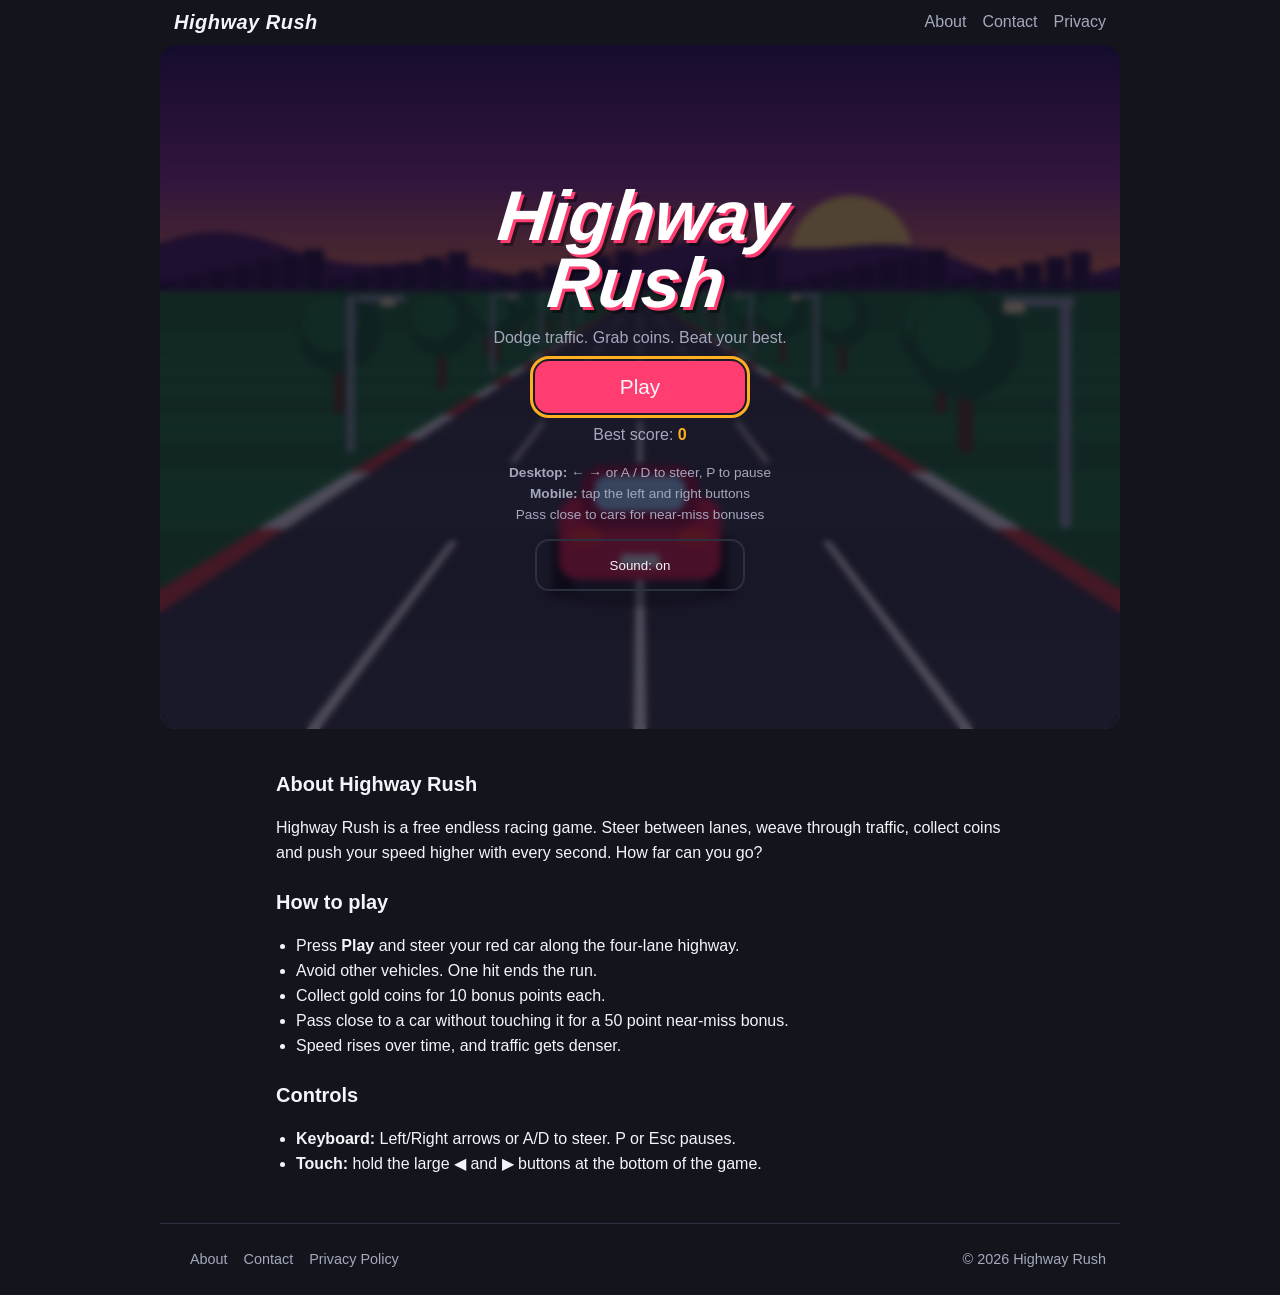
<file: index.html>
<!DOCTYPE html>
<html lang="en">
<head>
  <script async src="https://pagead2.googlesyndication.com/pagead/js/adsbygoogle.js?client=ca-pub-7705711388895859"
     crossorigin="anonymous"></script>
<meta charset="utf-8">
<meta name="viewport" content="width=device-width, initial-scale=1, viewport-fit=cover, user-scalable=no">
<title>Highway Rush – Free Endless Car Racing Game in Your Browser</title>
<meta name="description" content="Play Highway Rush free: dodge traffic, collect coins and chase a new best score in this endless highway racing game. Works on phones, tablets and desktop.">
<meta name="theme-color" content="#14151c">
<meta property="og:type" content="website">
<meta property="og:title" content="Highway Rush – Free Endless Car Racing Game">
<meta property="og:description" content="Dodge traffic, collect coins and beat your best score. Play instantly in your browser.">
<!-- After deploying, add: <meta property="og:url" content="https://YOUR-SITE.vercel.app/"> and an og:image -->
<meta name="twitter:card" content="summary">
<link rel="icon" href="data:image/svg+xml,%3Csvg xmlns='http://www.w3.org/2000/svg' viewBox='0 0 32 32'%3E%3Crect width='32' height='32' rx='7' fill='%2314151c'/%3E%3Crect x='10' y='8' width='12' height='17' rx='3' fill='%23ff3d71'/%3E%3C/svg%3E">
<link rel="stylesheet" href="style.css">
</head>
<body>
<header class="site-header">
  <a class="brand" href="index.html">Highway Rush</a>
  <nav aria-label="Main"><a href="about.html">About</a><a href="contact.html">Contact</a><a href="privacy.html">Privacy</a></nav>
</header>

<main>
  <div id="stage" class="stage">
    <canvas id="c" role="img" aria-label="Highway Rush racing game"></canvas>

    <div id="hud" class="hud hidden">
      <div class="stat"><span>Score</span><b id="hScore">0</b></div>
      <div class="stat"><span>Speed</span><b id="hSpeed">0</b></div>
      <div class="stat"><span>Coins</span><b id="hCoins">0</b></div>
      <div class="stat"><span>Best</span><b id="hBest">0</b></div>
      <div class="hud-btns">
        <button id="muteBtn" class="icon" aria-label="Toggle sound">🔊</button>
        <button id="pauseBtn" class="icon" aria-label="Pause">⏸</button>
      </div>
    </div>

    <section id="menu" class="overlay" aria-label="Main menu">
      <h1 class="logo">Highway<br>Rush</h1>
      <p class="tag">Dodge traffic. Grab coins. Beat your best.</p>
      <button id="playBtn" class="btn primary">Play</button>
      <p class="best-line">Best score: <b id="mBest">0</b></p>
      <ul class="how">
        <li><b>Desktop:</b> ← → or A / D to steer, P to pause</li>
        <li><b>Mobile:</b> tap the left and right buttons</li>
        <li>Pass close to cars for near-miss bonuses</li>
      </ul>
      <button id="muteBtn2" class="btn ghost">Sound: on</button>
    </section>

    <section id="pause" class="overlay hidden" aria-label="Paused">
      <h2>Paused</h2>
      <button id="resumeBtn" class="btn primary">Resume</button>
      <button id="restartBtn" class="btn ghost">Restart</button>
      <button id="menuBtn" class="btn ghost">Main menu</button>
    </section>

    <section id="over" class="overlay hidden" aria-label="Game over">
      <h2>Crash!</h2>
      <p class="final"><b id="oScore">0</b> points</p>
      <p id="oNew" class="newbest hidden">New personal best!</p>
      <p class="best-line">Coins: <b id="oCoins">0</b> · Best: <b id="oBest">0</b></p>
      <button id="againBtn" class="btn primary">Play again</button>
      <button id="menuBtn2" class="btn ghost">Main menu</button>
    </section>

    <div id="controls" class="controls hidden">
      <button id="btnL" aria-label="Steer left">◀</button>
      <button id="btnR" aria-label="Steer right">▶</button>
    </div>
  </div>

  <!-- Reserved for future approved ads. Outside the game, never over the controls. Hidden until ads.js enables it. -->
  <aside id="ad-slot" class="ad-slot" aria-label="Advertisement" hidden></aside>

  <section class="info">
    <h2>About Highway Rush</h2>
    <p>Highway Rush is a free endless racing game. Steer between lanes, weave through traffic, collect coins and push your speed higher with every second. How far can you go?</p>
    <h2>How to play</h2>
    <ul>
      <li>Press <b>Play</b> and steer your red car along the four-lane highway.</li>
      <li>Avoid other vehicles. One hit ends the run.</li>
      <li>Collect gold coins for 10 bonus points each.</li>
      <li>Pass close to a car without touching it for a 50 point near-miss bonus.</li>
      <li>Speed rises over time, and traffic gets denser.</li>
    </ul>
    <h2>Controls</h2>
    <ul>
      <li><b>Keyboard:</b> Left/Right arrows or A/D to steer. P or Esc pauses.</li>
      <li><b>Touch:</b> hold the large ◀ and ▶ buttons at the bottom of the game.</li>
    </ul>
  </section>
</main>

<footer class="site-footer">
  <nav aria-label="Footer"><a href="about.html">About</a><a href="contact.html">Contact</a><a href="privacy.html">Privacy Policy</a></nav>
  <p>© <span id="yr"></span> Highway Rush</p>
</footer>
<script>document.getElementById('yr').textContent=new Date().getFullYear();</script>
<script src="ads.js"></script>
<script src="game.js"></script>
</body>
</html>
</file>
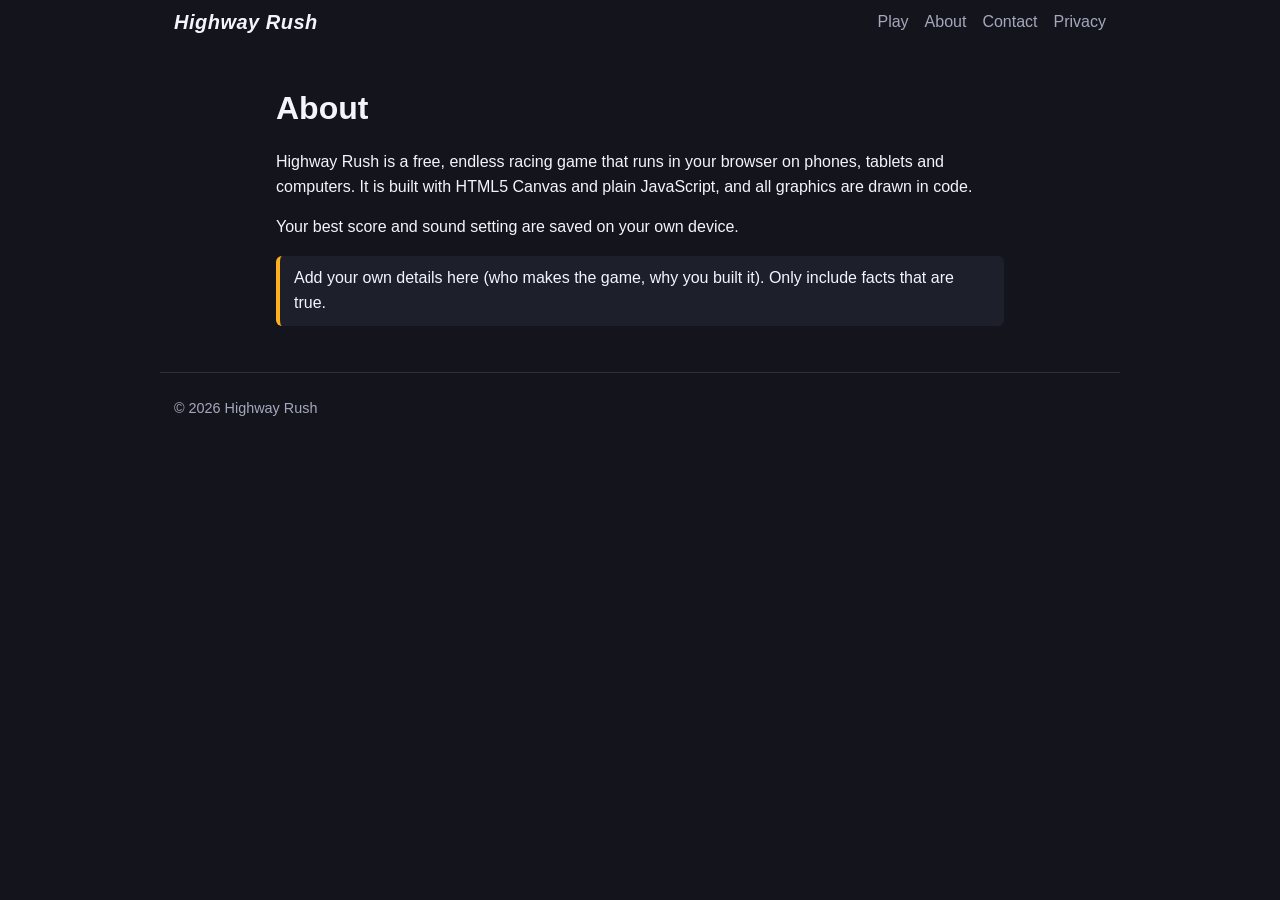
<file: about.html>
<!DOCTYPE html>
<html lang="en"><head><meta charset="utf-8"><meta name="viewport" content="width=device-width, initial-scale=1">
<title>About – Highway Rush</title><meta name="description" content="About for Highway Rush, a free browser racing game.">
<link rel="stylesheet" href="style.css"></head><body>
<header class="site-header"><a class="brand" href="index.html">Highway Rush</a><nav aria-label="Main"><a href="index.html">Play</a><a href="about.html">About</a><a href="contact.html">Contact</a><a href="privacy.html">Privacy</a></nav></header>
<main class="page"><h1>About</h1>
<p>Highway Rush is a free, endless racing game that runs in your browser on phones, tablets and computers. It is built with HTML5 Canvas and plain JavaScript, and all graphics are drawn in code.</p>
<p>Your best score and sound setting are saved on your own device.</p>
<p class="note">Add your own details here (who makes the game, why you built it). Only include facts that are true.</p>
</main><footer class="site-footer"><p>© <span id="yr"></span> Highway Rush</p></footer>
<script>document.getElementById('yr').textContent=new Date().getFullYear();</script></body></html>
</file>
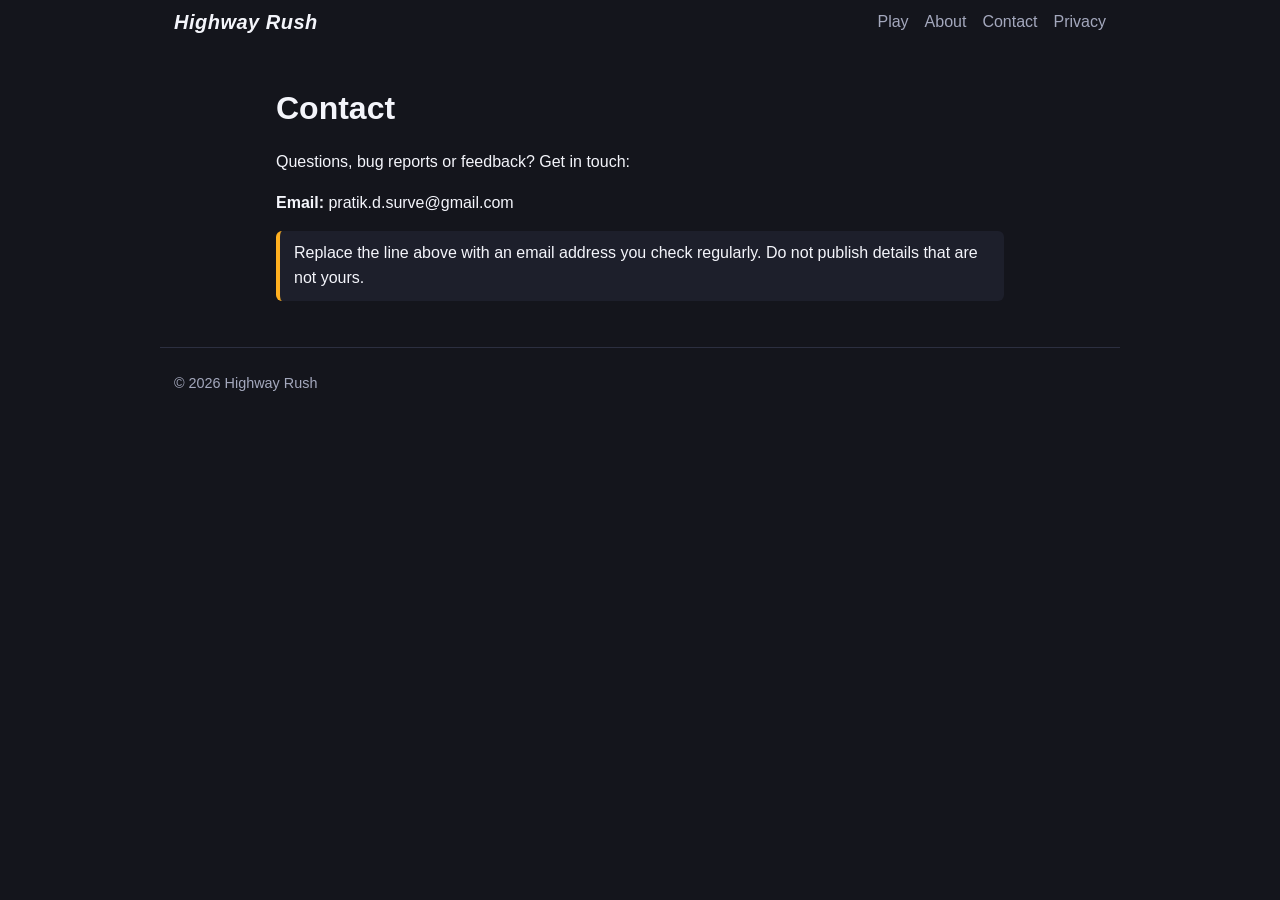
<file: contact.html>
<!DOCTYPE html>
<html lang="en"><head><meta charset="utf-8"><meta name="viewport" content="width=device-width, initial-scale=1">
<title>Contact – Highway Rush</title><meta name="description" content="Contact for Highway Rush, a free browser racing game.">
<link rel="stylesheet" href="style.css"></head><body>
<header class="site-header"><a class="brand" href="index.html">Highway Rush</a><nav aria-label="Main"><a href="index.html">Play</a><a href="about.html">About</a><a href="contact.html">Contact</a><a href="privacy.html">Privacy</a></nav></header>
<main class="page"><h1>Contact</h1>
<p>Questions, bug reports or feedback? Get in touch:</p>
<p><b>Email:</b> pratik.d.surve@gmail.com </p>
<p class="note">Replace the line above with an email address you check regularly. Do not publish details that are not yours.</p>
</main><footer class="site-footer"><p>© <span id="yr"></span> Highway Rush</p></footer>
<script>document.getElementById('yr').textContent=new Date().getFullYear();</script></body></html>
</file>
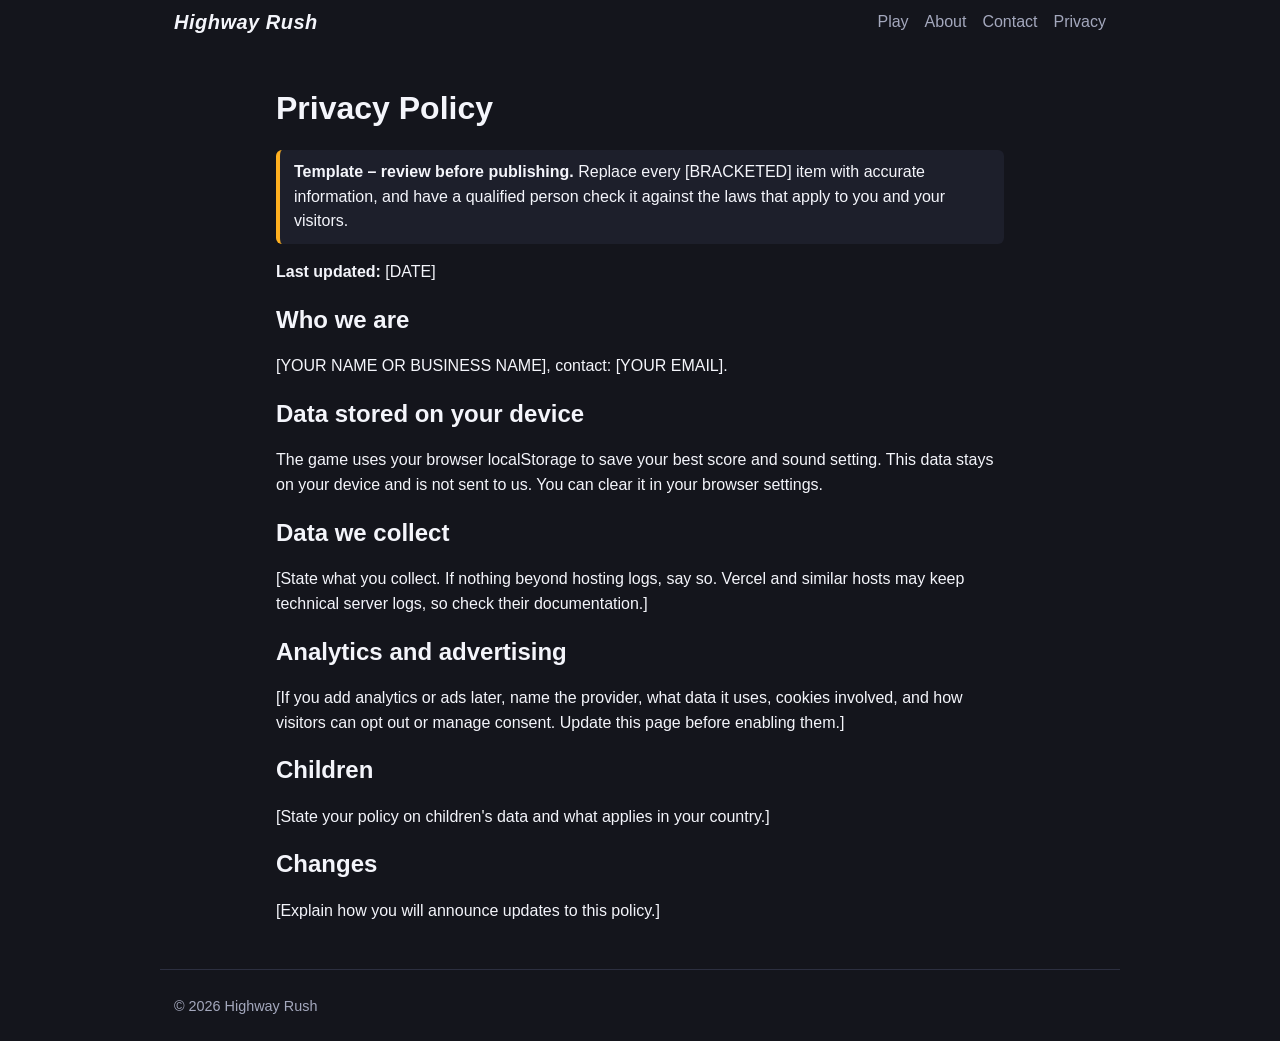
<file: privacy.html>
<!DOCTYPE html>
<html lang="en"><head><meta charset="utf-8"><meta name="viewport" content="width=device-width, initial-scale=1">
<title>Privacy Policy – Highway Rush</title><meta name="description" content="Privacy Policy for Highway Rush, a free browser racing game.">
<link rel="stylesheet" href="style.css"></head><body>
<header class="site-header"><a class="brand" href="index.html">Highway Rush</a><nav aria-label="Main"><a href="index.html">Play</a><a href="about.html">About</a><a href="contact.html">Contact</a><a href="privacy.html">Privacy</a></nav></header>
<main class="page"><h1>Privacy Policy</h1>
<p class="note"><b>Template – review before publishing.</b> Replace every [BRACKETED] item with accurate information, and have a qualified person check it against the laws that apply to you and your visitors.</p>
<p><b>Last updated:</b> [DATE]</p>
<h2>Who we are</h2><p>[YOUR NAME OR BUSINESS NAME], contact: [YOUR EMAIL].</p>
<h2>Data stored on your device</h2><p>The game uses your browser localStorage to save your best score and sound setting. This data stays on your device and is not sent to us. You can clear it in your browser settings.</p>
<h2>Data we collect</h2><p>[State what you collect. If nothing beyond hosting logs, say so. Vercel and similar hosts may keep technical server logs, so check their documentation.]</p>
<h2>Analytics and advertising</h2><p>[If you add analytics or ads later, name the provider, what data it uses, cookies involved, and how visitors can opt out or manage consent. Update this page before enabling them.]</p>
<h2>Children</h2><p>[State your policy on children's data and what applies in your country.]</p>
<h2>Changes</h2><p>[Explain how you will announce updates to this policy.]</p>
</main><footer class="site-footer"><p>© <span id="yr"></span> Highway Rush</p></footer>
<script>document.getElementById('yr').textContent=new Date().getFullYear();</script></body></html>
</file>
<file: style.css>
:root{--bg:#14151c;--panel:#1d1f2b;--ink:#f4f5fb;--mute:#a4a8bd;--pink:#ff3d71;--amber:#ffb020;--teal:#19d3c5;--line:#2c2f40}
*{box-sizing:border-box;-webkit-tap-highlight-color:transparent}
html,body{margin:0;background:var(--bg);color:var(--ink);font-family:"Trebuchet MS","Segoe UI",Roboto,Arial,sans-serif;line-height:1.55}
a{color:var(--teal)}
:focus-visible{outline:3px solid var(--amber);outline-offset:2px}
.hidden{display:none!important}
.site-header,.site-footer{display:flex;flex-wrap:wrap;gap:8px 20px;align-items:center;justify-content:space-between;max-width:960px;margin:0 auto;padding:10px 14px}
.brand{font:italic 900 1.25rem "Arial Black",Impact,sans-serif;color:var(--ink);text-decoration:none;letter-spacing:.5px}
nav a{margin-left:16px;text-decoration:none;color:var(--mute)}
nav a:hover{color:var(--ink)}
.stage{position:relative;width:100%;max-width:960px;height:clamp(420px,76svh,720px);margin:0 auto;overflow:hidden;background:#000;border-radius:16px;touch-action:none;user-select:none;-webkit-user-select:none;overscroll-behavior:none}
canvas{position:absolute;inset:0;width:100%;height:100%;display:block;touch-action:none}
.hud{position:absolute;top:0;left:0;right:0;display:flex;gap:6px;align-items:stretch;padding:8px;pointer-events:none;background:linear-gradient(rgba(10,10,20,.75),transparent)}
.stat{background:rgba(20,21,28,.7);border:1px solid var(--line);border-radius:10px;padding:3px 10px;min-width:62px}
.stat span{display:block;font-size:.65rem;color:var(--mute)}
.stat b{font-size:1.05rem;font-variant-numeric:tabular-nums}
.hud-btns{margin-left:auto;display:flex;gap:6px;pointer-events:auto}
.icon{width:44px;height:44px;border-radius:12px;border:1px solid var(--line);background:rgba(20,21,28,.8);color:var(--ink);font-size:1.15rem;cursor:pointer}
.overlay{position:absolute;inset:0;display:flex;flex-direction:column;align-items:center;justify-content:center;gap:10px;padding:16px;text-align:center;background:rgba(14,12,30,.72);backdrop-filter:blur(3px);animation:fade .25s ease-out;overflow:auto}
@keyframes fade{from{opacity:0;transform:scale(.97)}to{opacity:1;transform:none}}
.logo{margin:0;font:italic 900 clamp(2.4rem,9vw,4.4rem)/.95 "Arial Black",Impact,sans-serif;color:#fff;text-shadow:3px 3px 0 var(--pink),6px 6px 0 rgba(0,0,0,.4);transform:skewX(-6deg)}
h2{margin:0}.overlay h2{font:italic 900 2.2rem "Arial Black",Impact,sans-serif}
.tag{margin:0;color:var(--mute)}
.btn{min-width:210px;min-height:52px;padding:12px 26px;border-radius:14px;border:2px solid var(--line);background:var(--panel);color:var(--ink);font:700 1.1rem inherit;font-family:inherit;cursor:pointer;transition:transform .12s,background .12s}
.btn:hover{transform:translateY(-2px)}.btn:active{transform:scale(.97)}
.btn.primary{background:var(--pink);border-color:var(--pink);font-size:1.3rem}
.btn.ghost{background:transparent}
.best-line{margin:0;color:var(--mute)}.best-line b{color:var(--amber)}
.how{list-style:none;margin:4px 0;padding:0;font-size:.85rem;color:var(--mute)}
.final{margin:0;font-size:1.4rem}.final b{font-size:2.6rem;color:var(--amber)}
.newbest{margin:0;color:var(--teal);font-weight:700}
.controls{position:absolute;left:0;right:0;bottom:0;display:flex;justify-content:space-between;gap:12px;padding:10px 12px calc(10px + env(safe-area-inset-bottom))}
.controls button{flex:1;max-width:46%;height:clamp(76px,16svh,120px);border-radius:20px;border:2px solid rgba(255,255,255,.25);background:rgba(255,255,255,.12);color:#fff;font-size:2.2rem;touch-action:none;user-select:none;-webkit-user-select:none;cursor:pointer}
.controls button.down{background:rgba(255,61,113,.5)}
.ad-slot{max-width:960px;min-height:90px;margin:14px auto;padding:0 14px}
.info,.page{max-width:760px;margin:0 auto;padding:18px 16px 30px}
.info h2{margin:22px 0 6px;font-size:1.25rem}
.info ul,.page ul{padding-left:20px}
.page h1{font-size:2rem;margin-bottom:6px}
.note{border-left:4px solid var(--amber);background:var(--panel);padding:10px 14px;border-radius:6px}
.site-footer{border-top:1px solid var(--line);color:var(--mute);font-size:.9rem}
@media (max-width:560px){.stat{min-width:0;padding:3px 7px}.stat b{font-size:.95rem}.icon{width:40px;height:40px}.hud{gap:4px;padding:6px}}
@media (orientation:landscape) and (max-height:520px){.site-header{display:none}.stage{height:100svh;max-width:none;border-radius:0}.controls button{height:90px}.overlay{flex-direction:row;flex-wrap:wrap;gap:8px 14px}.how{display:none}}
@media (prefers-reduced-motion:reduce){.overlay{animation:none}.btn{transition:none}}
</file>
